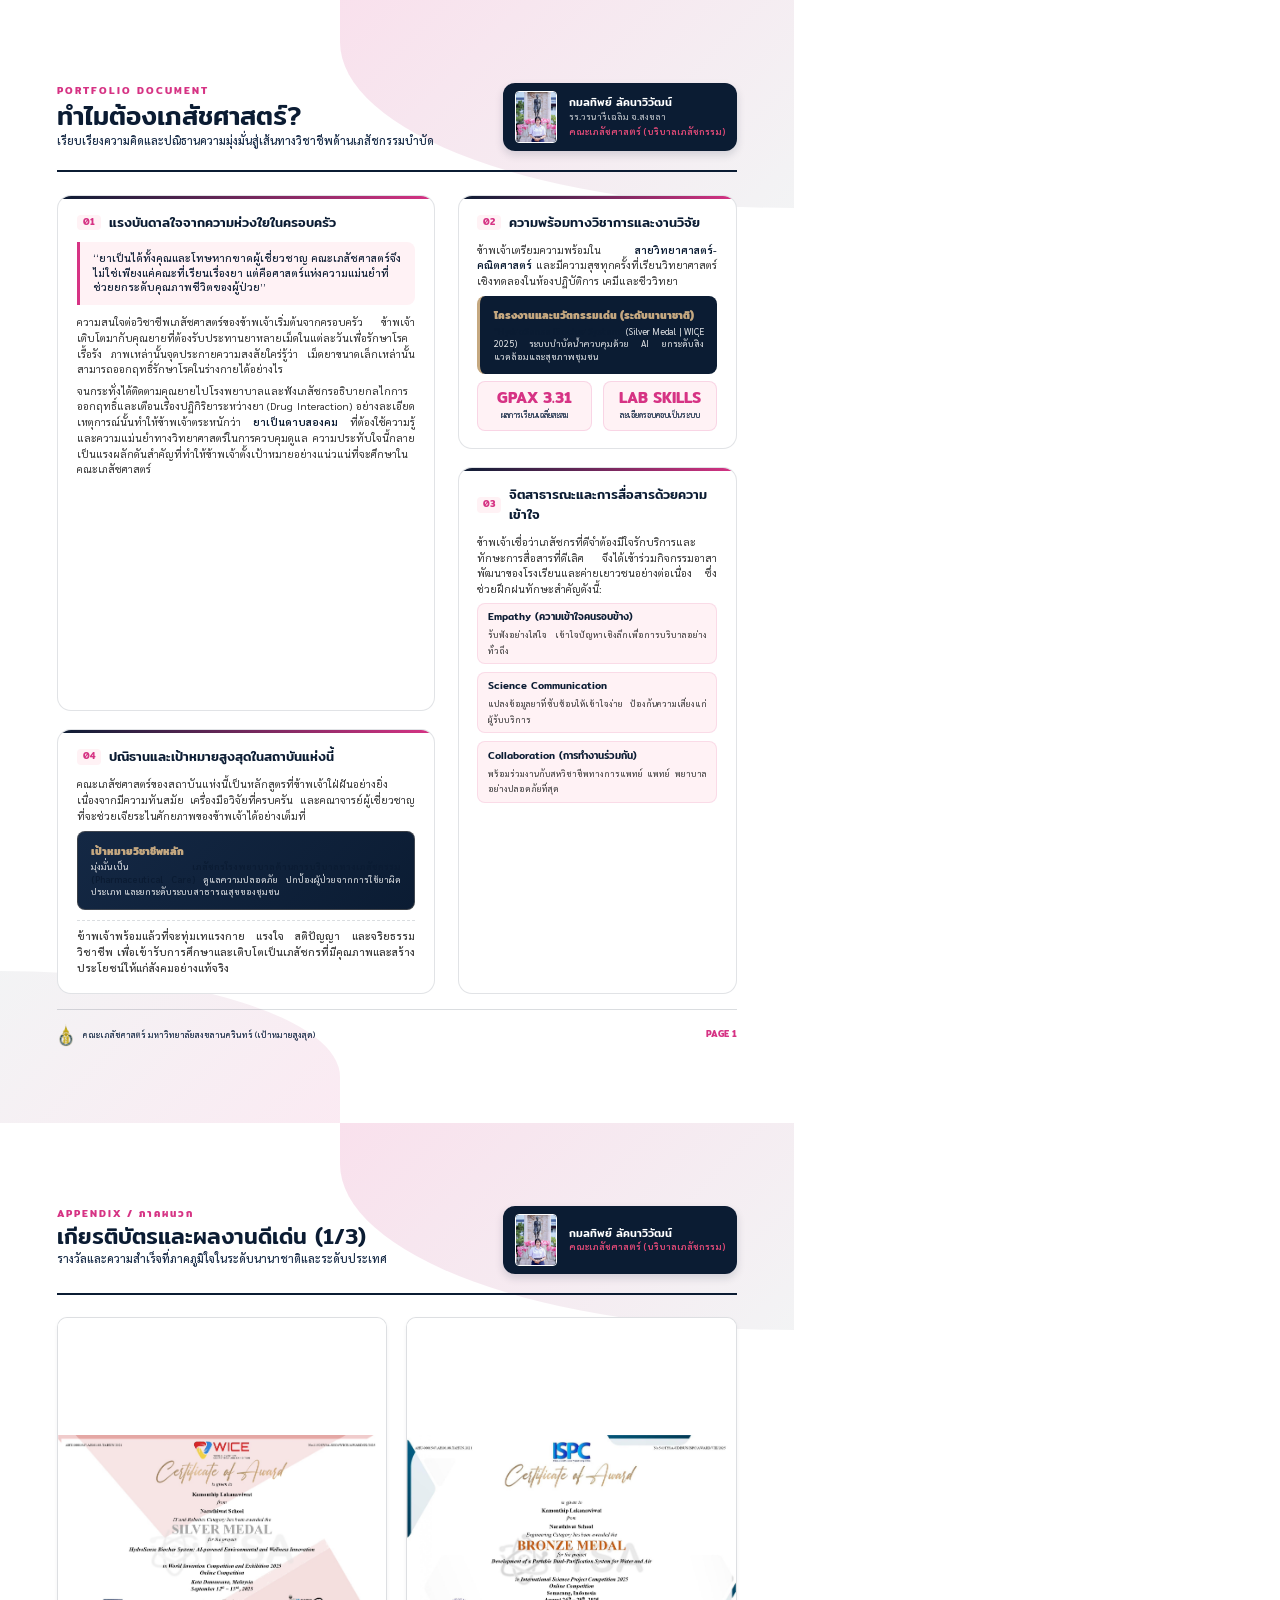
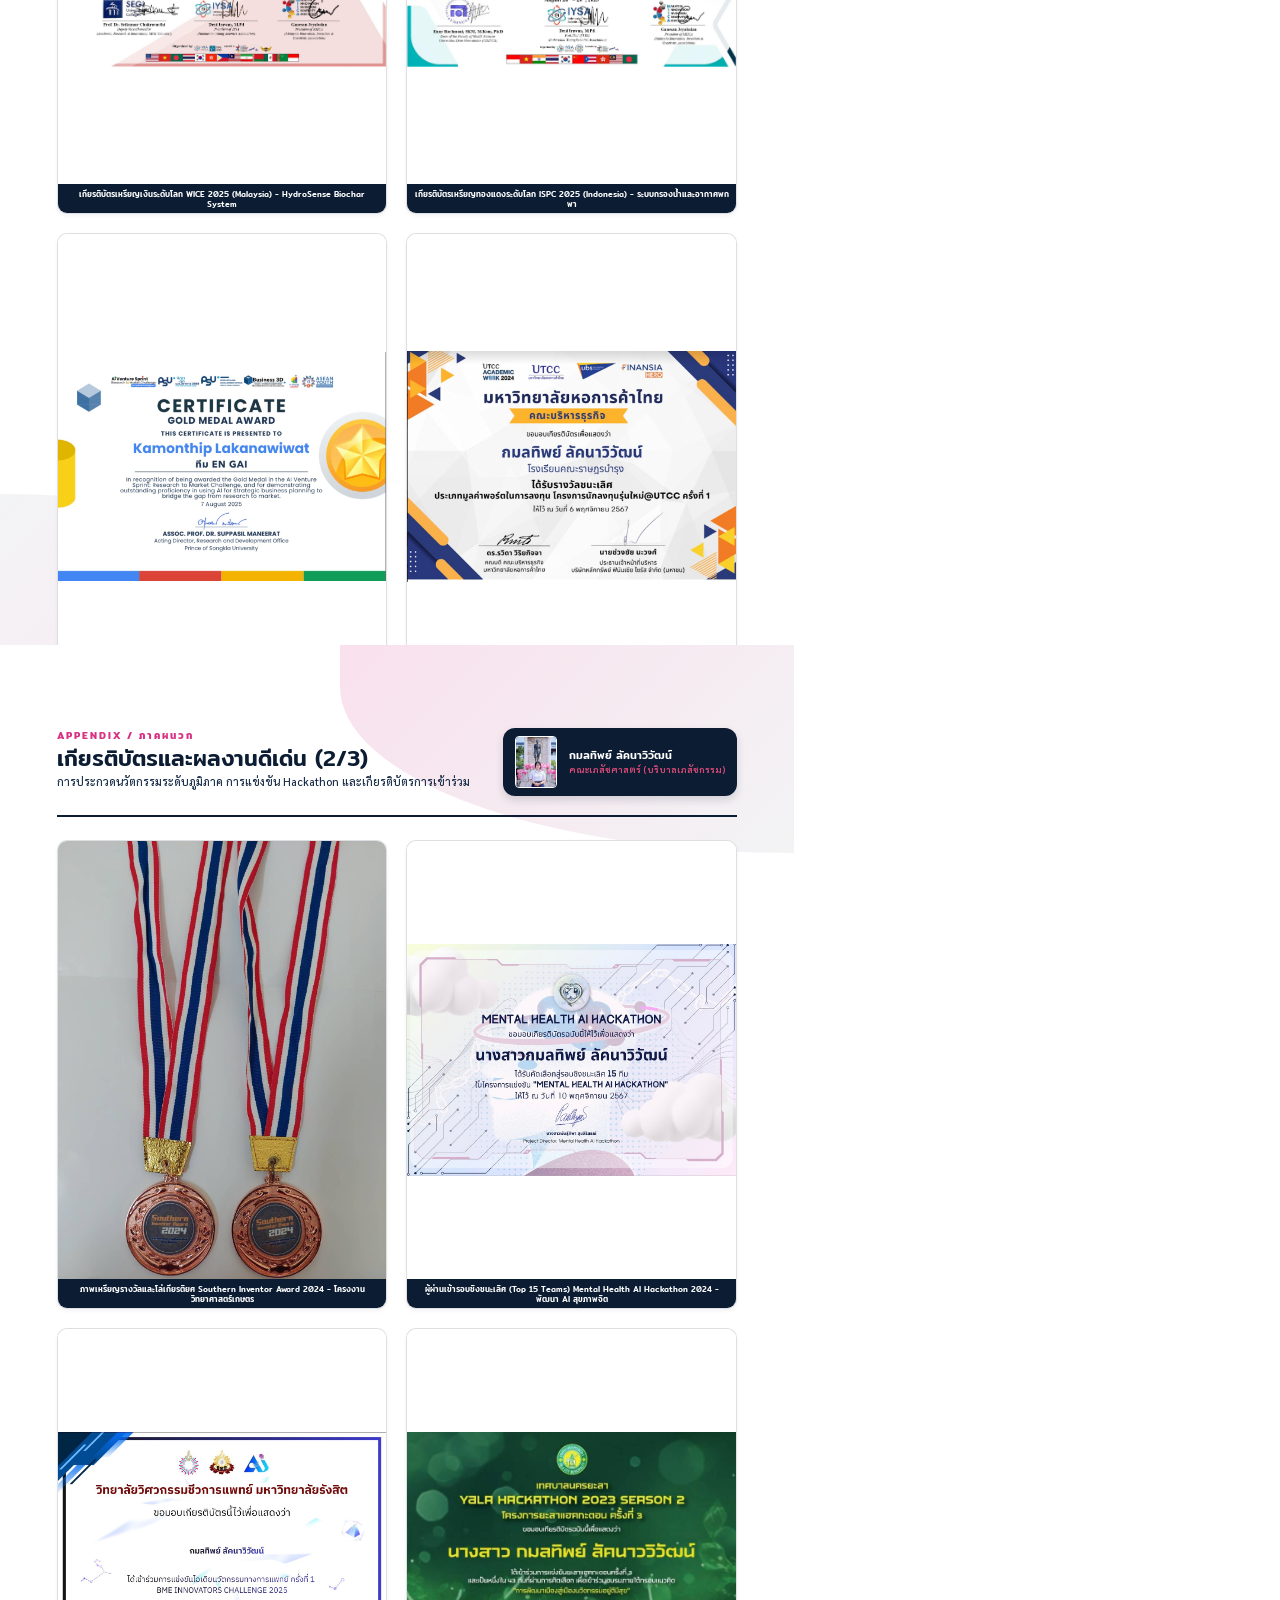
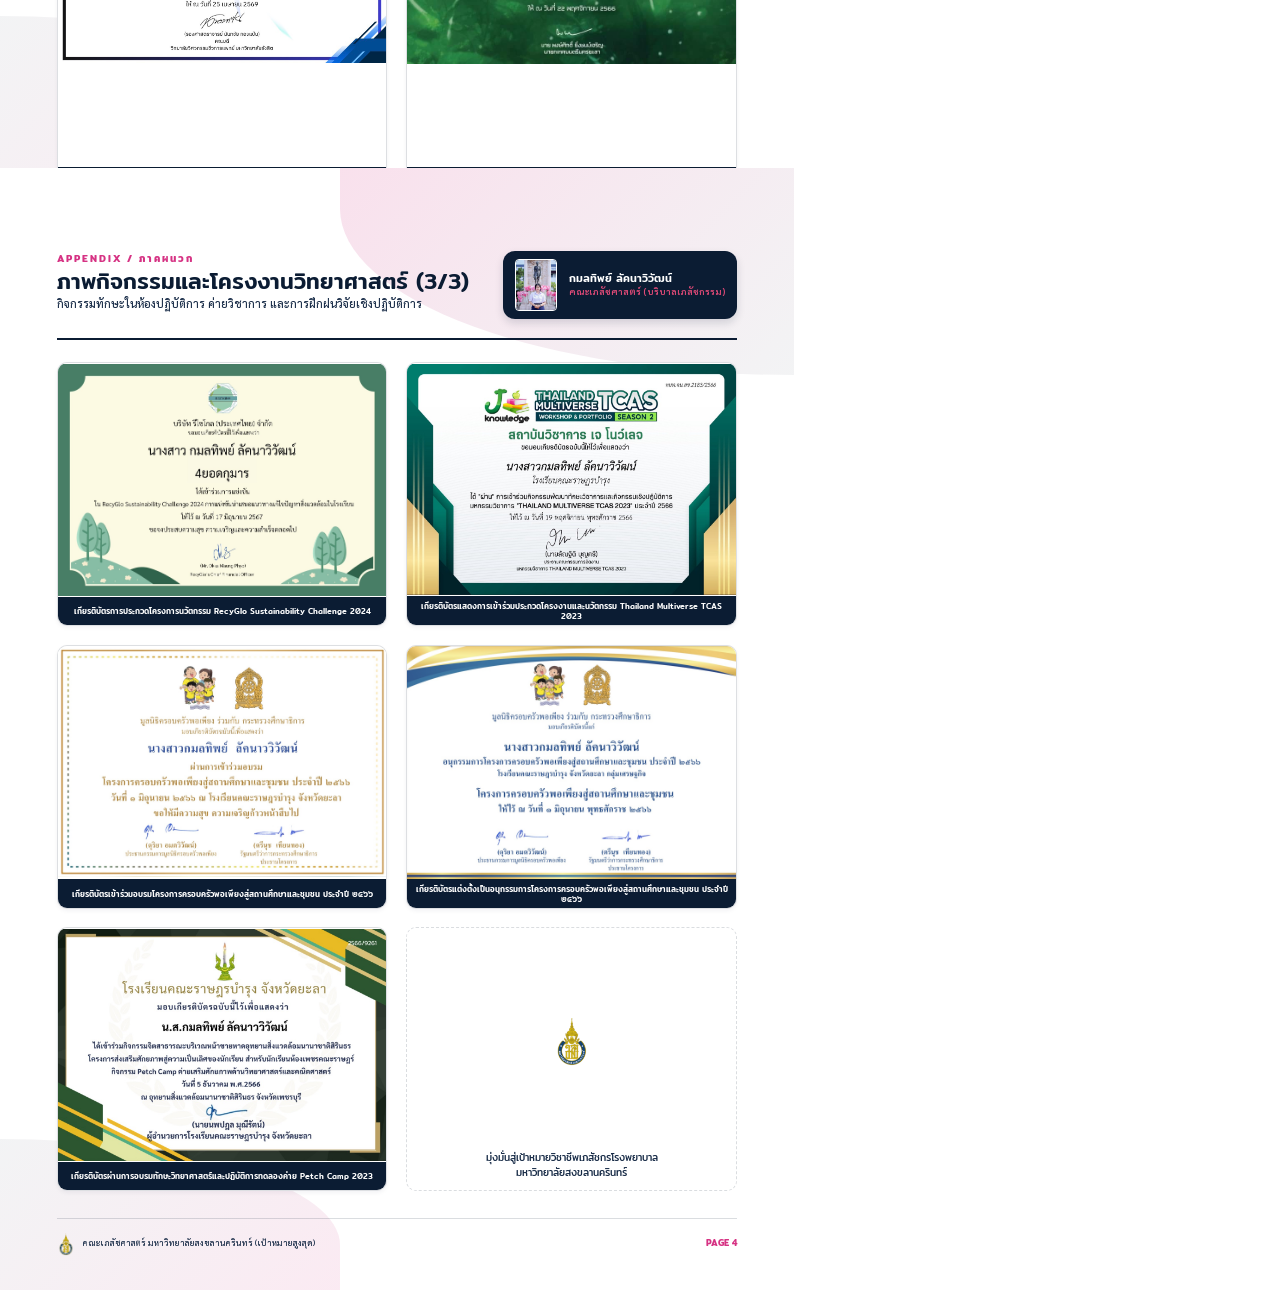
<file: document.html>
<!DOCTYPE html>
<html lang="th">
<head>
    <meta charset="UTF-8">
    <meta name="viewport" content="width=device-width, initial-scale=1.0">
    <title>ทำไมต้องเภสัชศาสตร์ | กมลทิพย์ ลัคนาวิวัฒน์</title>
    <!-- Google Fonts -->
    <link rel="preconnect" href="https://fonts.googleapis.com">
    <link rel="preconnect" href="https://fonts.gstatic.com" crossorigin>
    <link href="https://fonts.googleapis.com/css2?family=Mitr:wght@400;500;600&family=Sarabun:ital,wght@0,400;0,500;0,600;0,700;1,400&family=Charm:wght@700&family=Outfit:wght@400;500;600;700&display=swap" rel="stylesheet">
    <style>
        :root {
            --navy-dark: #0B1C33;
            --navy-medium: #142844;
            --pink-primary: #D63384;
            --pink-bright: #E84C7A;
            --pink-soft: #FFF2F5;
            --gold-primary: #C5A880;
            --white: #FFFFFF;
            --text-navy: #0B1C33;
            --text-gray: #333333;
            
            --font-title: 'Mitr', sans-serif;
            --font-body: 'Sarabun', sans-serif;
            --font-serif: 'Charm', serif;
        }

        /* Reset and Print setup */
        *, *::before, *::after {
            box-sizing: border-box;
            margin: 0;
            padding: 0;
        }

        html, body {
            width: 210mm;
            height: 297mm;
            background-color: var(--white);
            font-family: var(--font-body);
            color: var(--text-gray);
            font-size: 14px;
            line-height: 1.5;
            -webkit-print-color-adjust: exact;
            print-color-adjust: exact;
        }

        /* Page Frame */
        .page-document {
            width: 210mm;
            height: 297mm;
            position: relative;
            padding: 22mm 15mm 20mm 15mm;
            overflow: hidden;
            display: flex;
            flex-direction: column;
            background-color: var(--white);
        }

        /* ------------------ DECORATIVE CURVES (Matching Cover) ------------------ */
        .decor-curve-top {
            position: absolute;
            top: 0;
            right: 0;
            width: 120mm;
            height: 55mm;
            background: linear-gradient(135deg, rgba(214, 51, 132, 0.15) 0%, rgba(11, 28, 51, 0.05) 100%);
            border-bottom-left-radius: 100% 80%;
            pointer-events: none;
            z-index: 1;
        }

        .decor-curve-bottom {
            position: absolute;
            bottom: 0;
            left: 0;
            width: 90mm;
            height: 40mm;
            background: linear-gradient(315deg, rgba(214, 51, 132, 0.1) 0%, rgba(11, 28, 51, 0.05) 100%);
            border-top-right-radius: 100% 70%;
            pointer-events: none;
            z-index: 1;
        }

        /* ------------------ HEADER SECTION ------------------ */
        .doc-header {
            position: relative;
            z-index: 10;
            display: flex;
            justify-content: space-between;
            align-items: flex-start;
            border-bottom: 2px solid var(--navy-dark);
            padding-bottom: 5mm;
            margin-bottom: 6mm;
        }

        .header-left {
            max-width: 110mm;
        }

        .doc-tag {
            font-family: var(--font-title);
            font-size: 10px;
            color: var(--pink-primary);
            text-transform: uppercase;
            letter-spacing: 2px;
            font-weight: 600;
            margin-bottom: 2px;
            display: block;
        }

        .doc-title {
            font-family: var(--font-title);
            font-size: 26px;
            font-weight: 500;
            color: var(--navy-dark);
            line-height: 1.2;
            margin-bottom: 2px;
        }

        .doc-subtitle {
            font-family: var(--font-body);
            font-size: 11px;
            color: var(--navy-medium);
            font-weight: 500;
        }

        /* Compact Profile Card in Header */
        .profile-badge {
            display: flex;
            align-items: center;
            gap: 12px;
            background: var(--navy-dark);
            color: var(--white);
            padding: 8px 12px;
            border-radius: 12px;
            box-shadow: 0 4px 8px rgba(11, 28, 51, 0.15);
            max-width: 70mm;
        }

        .profile-badge-img-container {
            width: 42px;
            height: 52px;
            position: relative;
            flex-shrink: 0;
        }

        .profile-badge-img {
            width: 100%;
            height: 100%;
            object-fit: cover;
            border-radius: 4px;
            border: 1px solid var(--white);
        }

        .profile-badge-info {
            display: flex;
            flex-direction: column;
        }

        .profile-badge-name {
            font-family: var(--font-title);
            font-size: 11px;
            font-weight: 500;
            line-height: 1.3;
        }

        .profile-badge-school {
            font-size: 9px;
            color: rgba(255, 255, 255, 0.8);
            margin-bottom: 2px;
        }

        .profile-badge-target {
            font-size: 9px;
            color: var(--pink-bright);
            font-weight: 600;
        }

        /* ------------------ MAIN GRID LAYOUT ------------------ */
        .doc-grid {
            position: relative;
            z-index: 10;
            display: grid;
            grid-template-columns: 1.15fr 0.85fr;
            gap: 6mm;
            flex: 1;
        }

        .grid-column-left {
            display: flex;
            flex-direction: column;
            gap: 5mm;
        }

        .grid-column-right {
            display: flex;
            flex-direction: column;
            gap: 5mm;
        }

        /* ------------------ COMPONENT CARDS ------------------ */
        .doc-card {
            background-color: var(--white);
            border: 1px solid rgba(11, 28, 51, 0.12);
            border-radius: 14px;
            padding: 4.5mm 5mm;
            position: relative;
            overflow: hidden;
            display: flex;
            flex-direction: column;
        }

        .doc-card::before {
            content: '';
            position: absolute;
            top: 0;
            left: 0;
            right: 0;
            height: 3px;
            background: linear-gradient(90deg, var(--navy-dark), var(--pink-primary));
        }

        .card-header {
            display: flex;
            align-items: center;
            gap: 8px;
            margin-bottom: 2.5mm;
        }

        .card-num {
            font-family: var(--font-title);
            font-size: 9px;
            color: var(--pink-primary);
            background-color: var(--pink-soft);
            padding: 1px 6px;
            border-radius: 4px;
            font-weight: 600;
        }

        .card-title {
            font-family: var(--font-title);
            font-size: 13px;
            color: var(--navy-dark);
            font-weight: 500;
        }

        .card-body {
            font-size: 10.5px;
            color: var(--text-gray);
            text-align: justify;
        }

        .card-body p {
            margin-bottom: 1.5mm;
        }

        .card-body p:last-child {
            margin-bottom: 0;
        }

        .card-body strong {
            color: var(--navy-dark);
            font-weight: 600;
        }

        /* Quote Box inside Inspiration */
        .quote-box {
            background-color: var(--pink-soft);
            border-left: 3px solid var(--pink-primary);
            padding: 2.5mm 3.5mm;
            border-radius: 0 8px 8px 0;
            margin-bottom: 2.5mm;
        }

        .quote-text {
            font-family: var(--font-body);
            font-size: 10.5px;
            color: var(--navy-dark);
            font-weight: 500;
            line-height: 1.4;
        }

        /* Project Box */
        .project-box {
            background-color: var(--navy-dark);
            color: var(--white);
            border-left: 3px solid var(--gold-primary);
            border-radius: 8px;
            padding: 3mm 3.5mm;
            margin: 2mm 0;
        }

        .project-title {
            font-family: var(--font-title);
            font-size: 10.5px;
            color: var(--gold-primary);
            margin-bottom: 1px;
        }

        .project-desc {
            font-size: 9px;
            color: rgba(255, 255, 255, 0.9);
            line-height: 1.4;
            margin-bottom: 0 !important;
        }

        /* Stats grid */
        .stats-grid {
            display: grid;
            grid-template-columns: 1fr 1fr;
            gap: 3mm;
            margin-top: 2mm;
        }

        .stat-item {
            background-color: var(--pink-soft);
            border: 1px solid rgba(214, 51, 132, 0.15);
            border-radius: 8px;
            padding: 2mm;
            text-align: center;
        }

        .stat-val {
            font-family: var(--font-title);
            font-size: 15px;
            color: var(--pink-primary);
            font-weight: 600;
            display: block;
            line-height: 1.1;
        }

        .stat-lbl {
            font-size: 8px;
            color: var(--navy-medium);
            font-weight: 500;
        }

        /* Skill Pill List */
        .skills-list {
            display: flex;
            flex-direction: column;
            gap: 2mm;
            margin-top: 1.5mm;
        }

        .skill-pill {
            background-color: var(--pink-soft);
            border: 1px solid rgba(214, 51, 132, 0.12);
            border-radius: 8px;
            padding: 1.5mm 2.5mm;
        }

        .skill-name {
            font-family: var(--font-title);
            font-size: 10px;
            color: var(--navy-dark);
            display: block;
            margin-bottom: 0.5mm;
            font-weight: 500;
        }

        .skill-desc {
            font-size: 8.5px;
            color: var(--text-gray);
            line-height: 1.3;
        }

        /* Goal highlight box */
        .goal-box {
            background: linear-gradient(135deg, var(--navy-medium), var(--navy-dark));
            color: var(--white);
            border-radius: 8px;
            padding: 3mm 3.5mm;
            margin-top: 2mm;
            border: 1px solid rgba(197, 168, 128, 0.25);
        }

        .goal-title {
            font-family: var(--font-title);
            font-size: 10.5px;
            color: var(--gold-primary);
            margin-bottom: 1px;
        }

        .goal-desc {
            font-size: 9px;
            color: rgba(255, 255, 255, 0.9);
            line-height: 1.4;
            margin-bottom: 0 !important;
        }

        .final-p {
            margin-top: 2.5mm;
            font-weight: 500;
            border-top: 1px dashed rgba(11, 28, 51, 0.15);
            padding-top: 2mm;
        }

        /* ------------------ FOOTER SECTION ------------------ */
        .doc-footer {
            position: relative;
            z-index: 10;
            display: flex;
            justify-content: space-between;
            align-items: center;
            border-top: 1px solid rgba(11, 28, 51, 0.15);
            padding-top: 3.5mm;
            margin-top: 4mm;
        }

        .footer-logo-area {
            display: flex;
            align-items: center;
            gap: 8px;
        }

        .footer-logo {
            height: 24px;
            width: auto;
        }

        .footer-text {
            font-size: 8.5px;
            color: var(--navy-medium);
            font-weight: 500;
        }

        .footer-page-num {
            font-family: var(--font-title);
            font-size: 9px;
            color: var(--pink-primary);
            font-weight: 600;
        }

        /* Appendix / Gallery Document Page Styles */
        @media print {
            .page-document {
                page-break-after: always;
            }
            .page-document:last-child {
                page-break-after: avoid;
            }
        }

        .appendix-grid {
            display: grid;
            grid-template-columns: 1fr 1fr;
            grid-template-rows: repeat(3, 1fr);
            gap: 5mm;
            flex: 1;
            margin-bottom: 3mm;
            position: relative;
            z-index: 10;
        }

        .appendix-item {
            border: 1.5px solid rgba(11, 28, 51, 0.12);
            border-radius: 10px;
            overflow: hidden;
            display: flex;
            flex-direction: column;
            background-color: #FAFAFA;
            position: relative;
            box-shadow: 0 2px 4px rgba(11,28,51,0.05);
        }

        .appendix-item img {
            width: 100%;
            flex: 1;
            object-fit: contain;
            background-color: var(--white);
            display: block;
        }

        .appendix-item-title {
            min-height: 7.5mm;
            height: auto;
            background-color: var(--navy-dark);
            color: var(--white);
            font-size: 8px;
            font-family: var(--font-title);
            display: flex;
            align-items: center;
            justify-content: center;
            text-align: center;
            padding: 4px 6px;
            font-weight: 500;
            border-top: 1px solid rgba(11, 28, 51, 0.15);
            line-height: 1.25;
        }
    </style>
</head>
<body>
    <div class="page-document">
        
        <!-- Background Curves matching Cover Page -->
        <div class="decor-curve-top"></div>
        <div class="decor-curve-bottom"></div>

        <!-- Document Header -->
        <header class="doc-header">
            <div class="header-left">
                <span class="doc-tag">PORTFOLIO DOCUMENT</span>
                <h1 class="doc-title">ทำไมต้องเภสัชศาสตร์?</h1>
                <p class="doc-subtitle">เรียบเรียงความคิดและปณิธานความมุ่งมั่นสู่เส้นทางวิชาชีพด้านเภสัชกรรมบำบัด</p>
            </div>
            
            <!-- Compact Profile Card -->
            <div class="profile-badge">
                <div class="profile-badge-img-container">
                    <img src="angun.jpg" alt="นางสาวกมลทิพย์ ลัคนาวิวัฒน์" class="profile-badge-img">
                </div>
                <div class="profile-badge-info">
                    <span class="profile-badge-name">กมลทิพย์ ลัคนาวิวัฒน์</span>
                    <span class="profile-badge-school">รร.วรนารีเฉลิม จ.สงขลา</span>
                    <span class="profile-badge-target">คณะเภสัชศาสตร์ (บริบาลเภสัชกรรม)</span>
                </div>
            </div>
        </header>

        <!-- Document Content Grid -->
        <main class="doc-grid">
            
            <!-- Left Column: Inspiration & Goals -->
            <div class="grid-column-left">
                
                <!-- Card 1: Inspiration -->
                <section class="doc-card" style="flex: 1;">
                    <div class="card-header">
                        <span class="card-num">01</span>
                        <h2 class="card-title">แรงบันดาลใจจากความห่วงใยในครอบครัว</h2>
                    </div>
                    
                    <div class="quote-box">
                        <p class="quote-text">“ยาเป็นได้ทั้งคุณและโทษหากขาดผู้เชี่ยวชาญ คณะเภสัชศาสตร์จึงไม่ใช่เพียงแค่คณะที่เรียนเรื่องยา แต่คือศาสตร์แห่งความแม่นยำที่ช่วยยกระดับคุณภาพชีวิตของผู้ป่วย”</p>
                    </div>
                    
                    <div class="card-body">
                        <p>ความสนใจต่อวิชาชีพเภสัชศาสตร์ของข้าพเจ้าเริ่มต้นจากครอบครัว ข้าพเจ้าเติบโตมากับคุณยายที่ต้องรับประทานยาหลายเม็ดในแต่ละวันเพื่อรักษาโรคเรื้อรัง ภาพเหล่านั้นจุดประกายความสงสัยใคร่รู้ว่า เม็ดยาขนาดเล็กเหล่านั้นสามารถออกฤทธิ์รักษาโรคในร่างกายได้อย่างไร</p>
                        <p>จนกระทั่งได้ติดตามคุณยายไปโรงพยาบาลและฟังเภสัชกรอธิบายกลไกการออกฤทธิ์และเตือนเรื่องปฏิกิริยาระหว่างยา (Drug Interaction) อย่างละเอียด เหตุการณ์นั้นทำให้ข้าพเจ้าตระหนักว่า <strong>ยาเป็นดาบสองคม</strong> ที่ต้องใช้ความรู้และความแม่นยำทางวิทยาศาสตร์ในการควบคุมดูแล ความประทับใจนี้กลายเป็นแรงผลักดันสำคัญที่ทำให้ข้าพเจ้าตั้งเป้าหมายอย่างแน่วแน่ที่จะศึกษาในคณะเภสัชศาสตร์</p>
                    </div>
                </section>

                <!-- Card 4: Career Goals -->
                <section class="doc-card">
                    <div class="card-header">
                        <span class="card-num">04</span>
                        <h2 class="card-title">ปณิธานและเป้าหมายสูงสุดในสถาบันแห่งนี้</h2>
                    </div>
                    
                    <div class="card-body">
                        <p>คณะเภสัชศาสตร์ของสถาบันแห่งนี้เป็นหลักสูตรที่ข้าพเจ้าใฝ่ฝันอย่างยิ่ง เนื่องจากมีความทันสมัย เครื่องมือวิจัยที่ครบครัน และคณาจารย์ผู้เชี่ยวชาญที่จะช่วยเจียระไนศักยภาพของข้าพเจ้าได้อย่างเต็มที่</p>
                        
                        <div class="goal-box">
                            <h4 class="goal-title">เป้าหมายวิชาชีพหลัก</h4>
                            <p class="goal-desc">มุ่งมั่นเป็น <strong>เภสัชกรโรงพยาบาลด้านการบริบาลทางเภสัชกรรม (Pharmaceutical Care)</strong> ดูแลความปลอดภัย ปกป้องผู้ป่วยจากการใช้ยาผิดประเภท และยกระดับระบบสาธารณสุขของชุมชน</p>
                        </div>
                        
                        <p class="final-p">ข้าพเจ้าพร้อมแล้วที่จะทุ่มเทแรงกาย แรงใจ สติปัญญา และจริยธรรมวิชาชีพ เพื่อเข้ารับการศึกษาและเติบโตเป็นเภสัชกรที่มีคุณภาพและสร้างประโยชน์ให้แก่สังคมอย่างแท้จริง</p>
                    </div>
                </section>
                
            </div>

            <!-- Right Column: Academic Preparation & Soft Skills -->
            <div class="grid-column-right">
                
                <!-- Card 2: Academic Readiness -->
                <section class="doc-card">
                    <div class="card-header">
                        <span class="card-num">02</span>
                        <h2 class="card-title">ความพร้อมทางวิชาการและงานวิจัย</h2>
                    </div>
                    
                    <div class="card-body">
                        <p>ข้าพเจ้าเตรียมความพร้อมใน <strong>สายวิทยาศาสตร์-คณิตศาสตร์</strong> และมีความสุขทุกครั้งที่เรียนวิทยาศาสตร์เชิงทดลองในห้องปฏิบัติการ เคมีและชีววิทยา</p>
                        
                        <div class="project-box">
                            <h4 class="project-title">โครงงานและนวัตกรรมเด่น (ระดับนานาชาติ)</h4>
                            <p class="project-desc"><strong>"HydroSense Biochar System"</strong> (Silver Medal | WICE 2025) ระบบบำบัดน้ำควบคุมด้วย AI ยกระดับสิ่งแวดล้อมและสุขภาพชุมชน</p>
                        </div>
                        
                        <div class="stats-grid">
                            <div class="stat-item">
                                <span class="stat-val">GPAX 3.31</span>
                                <span class="stat-lbl">ผลการเรียนเฉลี่ยสะสม</span>
                            </div>
                            <div class="stat-item">
                                <span class="stat-val">LAB SKILLS</span>
                                <span class="stat-lbl">ละเอียดรอบคอบเป็นระบบ</span>
                            </div>
                        </div>
                    </div>
                </section>

                <!-- Card 3: Soft Skills -->
                <section class="doc-card" style="flex: 1;">
                    <div class="card-header">
                        <span class="card-num">03</span>
                        <h2 class="card-title">จิตสาธารณะและการสื่อสารด้วยความเข้าใจ</h2>
                    </div>
                    
                    <div class="card-body">
                        <p>ข้าพเจ้าเชื่อว่าเภสัชกรที่ดีจำต้องมีใจรักบริการและทักษะการสื่อสารที่ดีเลิศ จึงได้เข้าร่วมกิจกรรมอาสาพัฒนาของโรงเรียนและค่ายเยาวชนอย่างต่อเนื่อง ซึ่งช่วยฝึกฝนทักษะสำคัญดังนี้:</p>
                        
                        <div class="skills-list">
                            <div class="skill-pill">
                                <span class="skill-name">Empathy (ความเข้าใจคนรอบข้าง)</span>
                                <span class="skill-desc">รับฟังอย่างใส่ใจ เข้าใจปัญหาเชิงลึกเพื่อการบริบาลอย่างทั่วถึง</span>
                            </div>
                            <div class="skill-pill">
                                <span class="skill-name">Science Communication</span>
                                <span class="skill-desc">แปลงข้อมูลยาที่ซับซ้อนให้เข้าใจง่าย ป้องกันความเสี่ยงแก่ผู้รับบริการ</span>
                            </div>
                            <div class="skill-pill">
                                <span class="skill-name">Collaboration (การทำงานร่วมกัน)</span>
                                <span class="skill-desc">พร้อมร่วมงานกับสหวิชาชีพทางการแพทย์ แพทย์ พยาบาล อย่างปลอดภัยที่สุด</span>
                            </div>
                        </div>
                    </div>
                </section>
                
            </div>
            
        </main>

        <!-- Document Footer -->
        <footer class="doc-footer">
            <div class="footer-logo-area">
                <img src="psu.webp" alt="PSU Logo" class="footer-logo">
                <span class="footer-text">คณะเภสัชศาสตร์ มหาวิทยาลัยสงขลานครินทร์ (เป้าหมายสูงสุด)</span>
            </div>
            <span class="footer-page-num">PAGE 1</span>
        </footer>

    </div>

    <!-- Appendix Page 1 (Page 2) -->
    <div class="page-document">
        <div class="decor-curve-top"></div>
        <div class="decor-curve-bottom"></div>

        <header class="doc-header">
            <div class="header-left">
                <span class="doc-tag">APPENDIX / ภาคผนวก</span>
                <h1 class="doc-title" style="font-size: 22px;">เกียรติบัตรและผลงานดีเด่น (1/3)</h1>
                <p class="doc-subtitle">รางวัลและความสำเร็จที่ภาคภูมิใจในระดับนานาชาติและระดับประเทศ</p>
            </div>
            <div class="profile-badge">
                <div class="profile-badge-img-container">
                    <img src="angun.jpg" alt="นางสาวกมลทิพย์ ลัคนาวิวัฒน์" class="profile-badge-img">
                </div>
                <div class="profile-badge-info">
                    <span class="profile-badge-name">กมลทิพย์ ลัคนาวิวัฒน์</span>
                    <span class="profile-badge-target">คณะเภสัชศาสตร์ (บริบาลเภสัชกรรม)</span>
                </div>
            </div>
        </header>

        <main class="appendix-grid">
            <div class="appendix-item">
                <img src="achievements/S__7643171_0.jpg" alt="WICE 2025 Silver Medal Certificate">
                <div class="appendix-item-title">เกียรติบัตรเหรียญเงินระดับโลก WICE 2025 (Malaysia) - HydroSense Biochar System</div>
            </div>
            <div class="appendix-item">
                <img src="achievements/S__7643169_0.jpg" alt="ISPC 2025 Bronze Medal Certificate">
                <div class="appendix-item-title">เกียรติบัตรเหรียญทองแดงระดับโลก ISPC 2025 (Indonesia) - ระบบกรองน้ำและอากาศพกพา</div>
            </div>
            <div class="appendix-item">
                <img src="achievements/S__7643170_0.jpg" alt="AI Venture Sprint 2025 Gold Medal">
                <div class="appendix-item-title">เกียรติบัตรเหรียญทอง AI Venture Sprint 2025 - แผนกลยุทธ์นวัตกรรมสู่ตลาด (PSU - Team EN GAI)</div>
            </div>
            <div class="appendix-item">
                <img src="achievements/S__7643168_0.jpg" alt="Young Investor @ UTCC 2024 Winner">
                <div class="appendix-item-title">รางวัลชนะเลิศ Young Investor @ UTCC 2024 - ประเภทมูลค่าพอร์ตการลงทุนสูงสุด (Finansia)</div>
            </div>
            <div class="appendix-item">
                <img src="achievements/S__7643162_0.jpg" alt="Southern Inventor Award 2024 Bronze Medal Certificate">
                <div class="appendix-item-title">เกียรติบัตรเหรียญทองแดง Southern Inventor Award 2024 (บุคคล) - ปุ๋ยชานอ้อย Aspergillus</div>
            </div>
            <div class="appendix-item">
                <img src="achievements/S__7643163_0.jpg" alt="Southern Inventor Award 2024 Bronze Medal Team Certificate">
                <div class="appendix-item-title">เกียรติบัตรเหรียญทองแดง Southern Inventor Award 2024 (ทีม) - มหาวิทยาลัยทักษิณ</div>
            </div>
        </main>

        <footer class="doc-footer">
            <div class="footer-logo-area">
                <img src="psu.webp" alt="PSU Logo" class="footer-logo">
                <span class="footer-text">คณะเภสัชศาสตร์ มหาวิทยาลัยสงขลานครินทร์ (เป้าหมายสูงสุด)</span>
            </div>
            <span class="footer-page-num">PAGE 2</span>
        </footer>
    </div>

    <!-- Appendix Page 2 (Page 3) -->
    <div class="page-document">
        <div class="decor-curve-top"></div>
        <div class="decor-curve-bottom"></div>

        <header class="doc-header">
            <div class="header-left">
                <span class="doc-tag">APPENDIX / ภาคผนวก</span>
                <h1 class="doc-title" style="font-size: 22px;">เกียรติบัตรและผลงานดีเด่น (2/3)</h1>
                <p class="doc-subtitle">การประกวดนวัตกรรมระดับภูมิภาค การแข่งขัน Hackathon และเกียรติบัตรการเข้าร่วม</p>
            </div>
            <div class="profile-badge">
                <div class="profile-badge-img-container">
                    <img src="angun.jpg" alt="นางสาวกมลทิพย์ ลัคนาวิวัฒน์" class="profile-badge-img">
                </div>
                <div class="profile-badge-info">
                    <span class="profile-badge-name">กมลทิพย์ ลัคนาวิวัฒน์</span>
                    <span class="profile-badge-target">คณะเภสัชศาสตร์ (บริบาลเภสัชกรรม)</span>
                </div>
            </div>
        </header>

        <main class="appendix-grid">
            <div class="appendix-item">
                <img src="achievements/S__7643164_0.jpg" alt="Southern Inventor Award 2024 Medal Photo">
                <div class="appendix-item-title">ภาพเหรียญรางวัลและโล่เกียรติยศ Southern Inventor Award 2024 - โครงงานวิทยาศาสตร์เกษตร</div>
            </div>
            <div class="appendix-item">
                <img src="achievements/S__7643167_0.jpg" alt="Mental Health AI Hackathon 2024 Finalist">
                <div class="appendix-item-title">ผู้ผ่านเข้ารอบชิงชนะเลิศ (Top 15 Teams) Mental Health AI Hackathon 2024 - พัฒนา AI สุขภาพจิต</div>
            </div>
            <div class="appendix-item">
                <img src="achievements/S__7643173_0.jpg" alt="BME Innovators Challenge 2025 Participant">
                <div class="appendix-item-title">ผู้เข้าร่วมการแข่งขันประกวดนวัตกรรมทางการแพทย์ BME Innovators Challenge 2025 (ม.รังสิต)</div>
            </div>
            <div class="appendix-item">
                <img src="achievements/S__7643158_0.jpg" alt="Yala Hackathon 2023 Participant">
                <div class="appendix-item-title">ผู้ผ่านเข้ารอบประกวดไอเดียนวัตกรรมเมืองยั่งยืน Yala Hackathon 2023 Season 2 (1 ใน 43 ทีม)</div>
            </div>
            <div class="appendix-item">
                <img src="achievements/S__7643160_0.jpg" alt="Design Thinking Workshop 2024 Certificate">
                <div class="appendix-item-title">เกียรติบัตรการเข้าอบรมกระบวนการคิดเชิงออกแบบ Design Thinking Workshop 2024 (KMITL–NIDA)</div>
            </div>
            <div class="appendix-item">
                <img src="achievements/S__7643165_0.jpg" alt="Thaivivat Innovation Camp 2024 Certificate">
                <div class="appendix-item-title">เกียรติบัตรค่ายนวัตกรรมเยาวชนระดับประเทศ Thaivivat Innovation Camp 2024 (Green Society)</div>
            </div>
        </main>

        <footer class="doc-footer">
            <div class="footer-logo-area">
                <img src="psu.webp" alt="PSU Logo" class="footer-logo">
                <span class="footer-text">คณะเภสัชศาสตร์ มหาวิทยาลัยสงขลานครินทร์ (เป้าหมายสูงสุด)</span>
            </div>
            <span class="footer-page-num">PAGE 3</span>
        </footer>
    </div>

    <!-- Appendix Page 3 (Page 4) -->
    <div class="page-document">
        <div class="decor-curve-top"></div>
        <div class="decor-curve-bottom"></div>

        <header class="doc-header">
            <div class="header-left">
                <span class="doc-tag">APPENDIX / ภาคผนวก</span>
                <h1 class="doc-title" style="font-size: 22px;">ภาพกิจกรรมและโครงงานวิทยาศาสตร์ (3/3)</h1>
                <p class="doc-subtitle">กิจกรรมทักษะในห้องปฏิบัติการ ค่ายวิชาการ และการฝึกฝนวิจัยเชิงปฏิบัติการ</p>
            </div>
            <div class="profile-badge">
                <div class="profile-badge-img-container">
                    <img src="angun.jpg" alt="นางสาวกมลทิพย์ ลัคนาวิวัฒน์" class="profile-badge-img">
                </div>
                <div class="profile-badge-info">
                    <span class="profile-badge-name">กมลทิพย์ ลัคนาวิวัฒน์</span>
                    <span class="profile-badge-target">คณะเภสัชศาสตร์ (บริบาลเภสัชกรรม)</span>
                </div>
            </div>
        </header>

        <main class="appendix-grid">
            <div class="appendix-item">
                <img src="achievements/S__7643161_0.jpg" alt="RecyGlo Sustainability Challenge 2024 Certificate">
                <div class="appendix-item-title">เกียรติบัตรการประกวดโครงการนวัตกรรม RecyGlo Sustainability Challenge 2024</div>
            </div>
            <div class="appendix-item">
                <img src="achievements/S__7643159_0.jpg" alt="Thailand Multiverse TCAS 2023 Certificate">
                <div class="appendix-item-title">เกียรติบัตรแสดงการเข้าร่วมประกวดโครงงานและนวัตกรรม Thailand Multiverse TCAS 2023</div>
            </div>
            <div class="appendix-item">
                <img src="achievements/S__7643156_0.jpg" alt="เกียรติบัตรเข้าร่วมอบรมโครงการครอบครัวพอเพียงสู่สถานศึกษาและชุมชน ประจำปี ๒๕๖๖">
                <div class="appendix-item-title">เกียรติบัตรเข้าร่วมอบรมโครงการครอบครัวพอเพียงสู่สถานศึกษาและชุมชน ประจำปี ๒๕๖๖</div>
            </div>
            <div class="appendix-item">
                <img src="achievements/S__7643157_0.jpg" alt="เกียรติบัตรแต่งตั้งเป็นอนุกรรมการโครงการครอบครัวพอเพียงสู่สถานศึกษาและชุมชน ประจำปี ๒๕๖๖">
                <div class="appendix-item-title">เกียรติบัตรแต่งตั้งเป็นอนุกรรมการโครงการครอบครัวพอเพียงสู่สถานศึกษาและชุมชน ประจำปี ๒๕๖๖</div>
            </div>
            <div class="appendix-item">
                <img src="achievements/S__7643172_0.jpg" alt="Petch Camp 2023 Certificate">
                <div class="appendix-item-title">เกียรติบัตรผ่านการอบรมทักษะวิทยาศาสตร์และปฏิบัติการทดลองค่าย Petch Camp 2023</div>
            </div>
            <!-- Empty box to keep grid alignment neat -->
            <div class="appendix-item" style="background-color: transparent; border: 1px dashed rgba(11,28,51,0.15); box-shadow: none;">
                <div style="flex: 1; display: flex; flex-direction: column; align-items: center; justify-content: center; color: var(--navy-medium); font-family: var(--font-title); font-size: 10px; text-align: center; padding: 10px;">
                    <img src="psu.webp" alt="PSU Logo" style="width: 40px; height: auto; margin-bottom: 6px; background: transparent;">
                    มุ่งมั่นสู่เป้าหมายวิชาชีพเภสัชกรโรงพยาบาล<br>มหาวิทยาลัยสงขลานครินทร์
                </div>
            </div>
        </main>

        <footer class="doc-footer">
            <div class="footer-logo-area">
                <img src="psu.webp" alt="PSU Logo" class="footer-logo">
                <span class="footer-text">คณะเภสัชศาสตร์ มหาวิทยาลัยสงขลานครินทร์ (เป้าหมายสูงสุด)</span>
            </div>
            <span class="footer-page-num">PAGE 4</span>
        </footer>
    </div>
</body>
</html>
</file>
